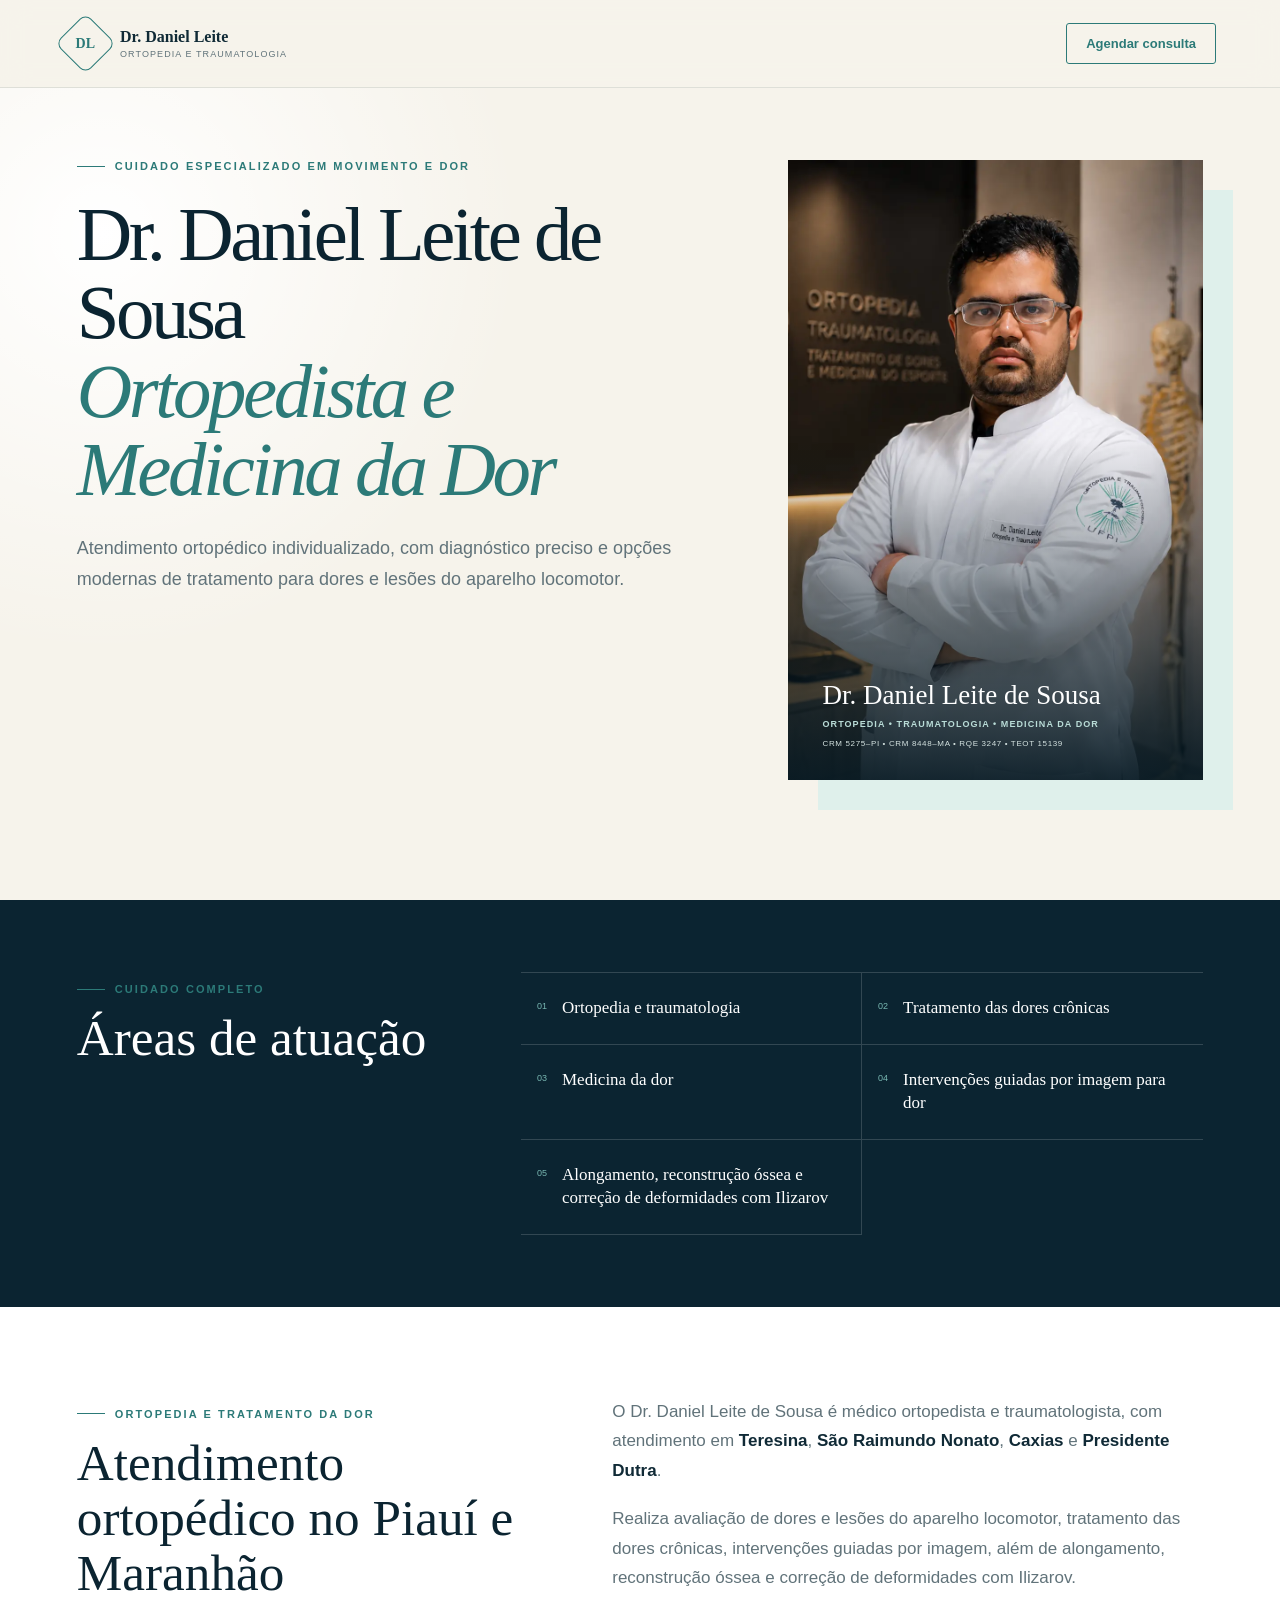
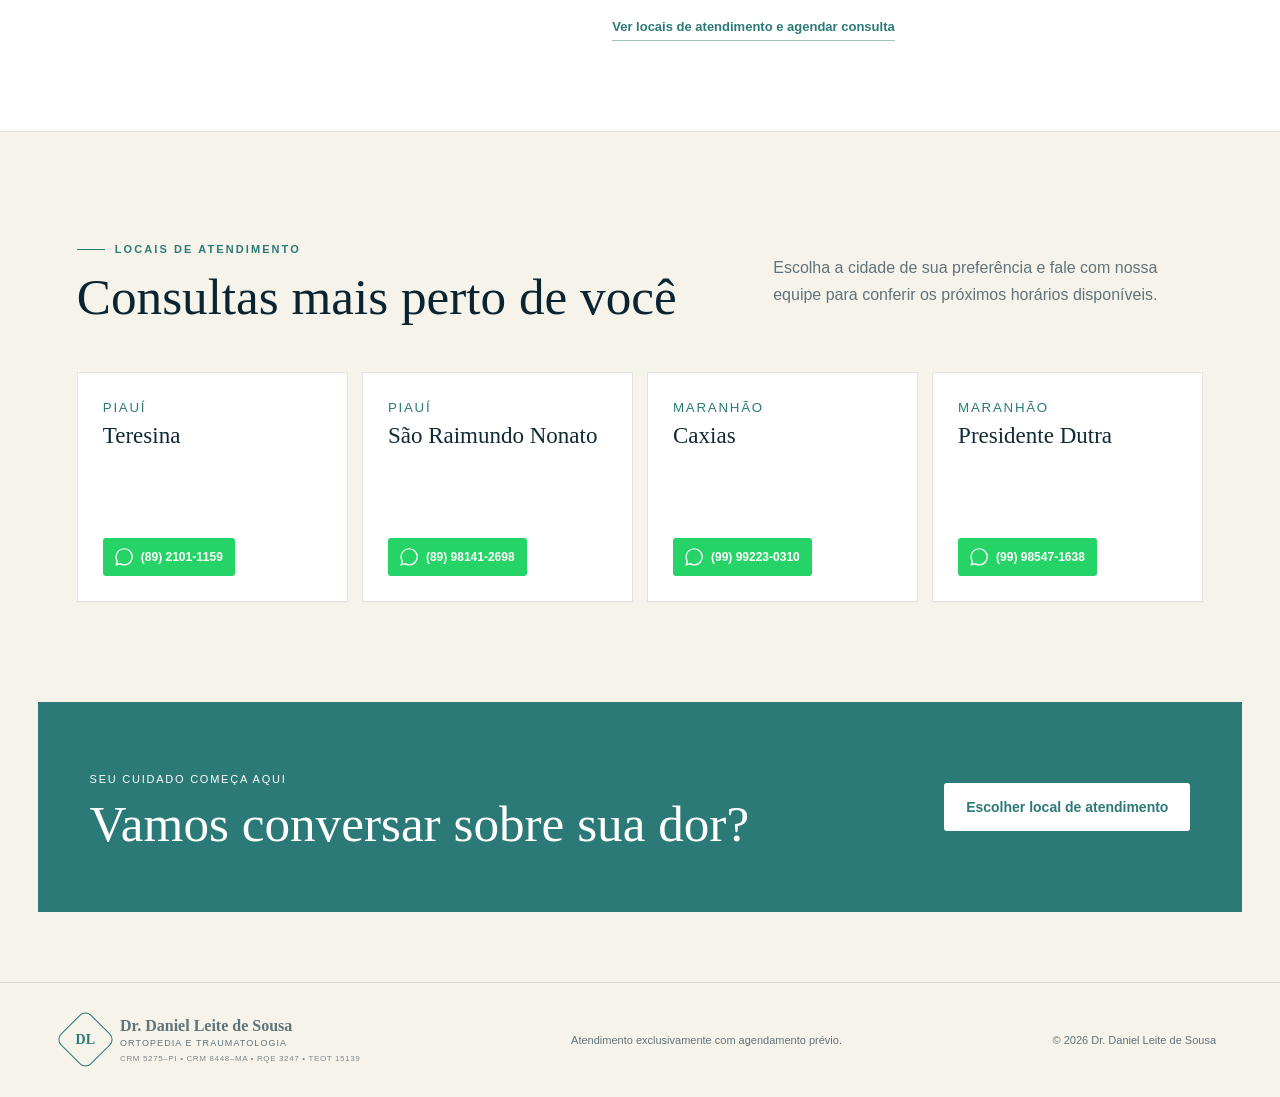
<file: index.html>
<!doctype html>
<html lang="pt-BR">
<head>
  <meta charset="utf-8">
  <meta name="viewport" content="width=device-width,initial-scale=1">
  <title>Dr. Daniel Leite de Sousa | Ortopedista e Medicina da Dor</title>
  <meta name="description" content="Dr. Daniel Leite de Sousa, médico ortopedista e traumatologista. Tratamento da dor, intervenções guiadas por imagem e Ilizarov em Teresina, São Raimundo Nonato, Caxias e Presidente Dutra.">
  <meta name="robots" content="index,follow,max-image-preview:large,max-snippet:-1,max-video-preview:-1">
  <meta name="author" content="Dr. Daniel Leite de Sousa">
  <meta name="theme-color" content="#0b2431">
  <link rel="canonical" href="https://drdanielleite.com.br/">
  <meta property="og:locale" content="pt_BR">
  <meta property="og:site_name" content="Dr. Daniel Leite de Sousa">
  <meta property="og:title" content="Dr. Daniel Leite de Sousa | Ortopedista e Medicina da Dor">
  <meta property="og:description" content="Ortopedia, traumatologia, medicina da dor, intervenções guiadas por imagem e correção de deformidades com Ilizarov.">
  <meta property="og:type" content="website">
  <meta property="og:url" content="https://drdanielleite.com.br/">
  <meta property="og:image" content="https://drdanielleite.com.br/assets/og.png">
  <meta property="og:image:width" content="1200">
  <meta property="og:image:height" content="630">
  <meta property="og:image:alt" content="Dr. Daniel Leite de Sousa — Ortopedia, Traumatologia e Medicina da Dor">
  <meta name="twitter:card" content="summary_large_image">
  <meta name="twitter:title" content="Dr. Daniel Leite de Sousa | Ortopedista e Medicina da Dor">
  <meta name="twitter:description" content="Atendimento ortopédico e tratamento da dor em quatro cidades do Piauí e Maranhão.">
  <meta name="twitter:image" content="https://drdanielleite.com.br/assets/og.png">
  <link rel="icon" href="favicon.svg?v=dl-2" type="image/svg+xml" sizes="any">
  <link rel="stylesheet" href="assets/style.css">
  <script type="application/ld+json">
  {
    "@context": "https://schema.org",
    "@type": "Person",
    "name": "Dr. Daniel Leite de Sousa",
    "url": "https://drdanielleite.com.br/",
    "image": "https://drdanielleite.com.br/assets/dr-daniel-clinica.webp",
    "honorificPrefix": "Dr.",
    "jobTitle": "Médico ortopedista e traumatologista",
    "description": "Médico com atuação em ortopedia, traumatologia, medicina da dor, intervenções guiadas por imagem, alongamento e reconstrução óssea e correção de deformidades com Ilizarov.",
    "knowsAbout": [
      "Ortopedia",
      "Traumatologia",
      "Medicina da dor",
      "Intervenções guiadas por imagem para dor",
      "Alongamento e reconstrução óssea",
      "Correção de deformidades com Ilizarov"
    ],
    "areaServed": [
      {"@type": "City", "name": "Teresina", "containedInPlace": {"@type": "State", "name": "Piauí"}},
      {"@type": "City", "name": "São Raimundo Nonato", "containedInPlace": {"@type": "State", "name": "Piauí"}},
      {"@type": "City", "name": "Caxias", "containedInPlace": {"@type": "State", "name": "Maranhão"}},
      {"@type": "City", "name": "Presidente Dutra", "containedInPlace": {"@type": "State", "name": "Maranhão"}}
    ],
    "sameAs": ["https://www.instagram.com/dr.danielleite/"]
  }
  </script>
</head>
<body>
<main>
  <nav class="nav" aria-label="Navegação principal">
    <a class="brand" href="#inicio"><span class="brand-mark"><i>DL</i></span><span><strong>Dr. Daniel Leite</strong><small>Ortopedia e Traumatologia</small></span></a>
    <a class="nav-cta" href="#locais">Agendar consulta</a>
  </nav>
  <section class="hero" id="inicio">
    <div class="hero-copy">
      <p class="eyebrow"><span></span>Cuidado especializado em movimento e dor</p>
      <h1>Dr. Daniel Leite de Sousa<br><em>Ortopedista e Medicina da Dor</em></h1>
      <p class="intro">Atendimento ortopédico individualizado, com diagnóstico preciso e opções modernas de tratamento para dores e lesões do aparelho locomotor.</p>
    </div>
    <div class="doctor-column"><figure class="doctor-photo"><img src="assets/dr-daniel-clinica.webp" width="1122" height="1402" loading="eager" decoding="async" fetchpriority="high" alt="Dr. Daniel Leite de Sousa, médico ortopedista e traumatologista"><figcaption><span>Dr. Daniel Leite de Sousa</span><strong>Ortopedia • Traumatologia • Medicina da Dor</strong><small>CRM 5275–PI • CRM 8448–MA • RQE 3247 • TEOT 15139</small></figcaption></figure></div>
  </section>
  <section class="expertise" aria-labelledby="areas-title">
    <div class="expertise-title"><p class="eyebrow"><span></span>Cuidado completo</p><h2 id="areas-title">Áreas de atuação</h2></div>
    <div class="expertise-list">
      <div class="expertise-item"><small>01</small><strong>Ortopedia e traumatologia</strong></div>
      <div class="expertise-item"><small>02</small><strong>Tratamento das dores crônicas</strong></div>
      <div class="expertise-item"><small>03</small><strong>Medicina da dor</strong></div>
      <div class="expertise-item"><small>04</small><strong>Intervenções guiadas por imagem para dor</strong></div>
      <div class="expertise-item"><small>05</small><strong>Alongamento, reconstrução óssea e correção de deformidades com Ilizarov</strong></div>
    </div>
  </section>
  <section class="seo-content" aria-labelledby="atendimento-title">
    <div>
      <p class="eyebrow"><span></span>Ortopedia e tratamento da dor</p>
      <h2 id="atendimento-title">Atendimento ortopédico no Piauí e Maranhão</h2>
    </div>
    <div class="seo-copy">
      <p>O Dr. Daniel Leite de Sousa é médico ortopedista e traumatologista, com atendimento em <strong>Teresina</strong>, <strong>São Raimundo Nonato</strong>, <strong>Caxias</strong> e <strong>Presidente Dutra</strong>.</p>
      <p>Realiza avaliação de dores e lesões do aparelho locomotor, tratamento das dores crônicas, intervenções guiadas por imagem, além de alongamento, reconstrução óssea e correção de deformidades com Ilizarov.</p>
      <a href="#locais">Ver locais de atendimento e agendar consulta</a>
    </div>
  </section>
  <section class="locations" id="locais">
    <div class="section-heading"><div><p class="eyebrow"><span></span>Locais de atendimento</p><h2>Consultas mais perto de você</h2></div><p>Escolha a cidade de sua preferência e fale com nossa equipe para conferir os próximos horários disponíveis.</p></div>
    <div class="location-grid">
      <article class="location-card"><div><small>Piauí</small><h3>Teresina</h3></div><a class="location-whatsapp" href="https://wa.me/558921011159?text=Ol%C3%A1%2C%20gostaria%20de%20agendar%20uma%20consulta%20com%20o%20Dr.%20Daniel%20Leite%20de%20Sousa%20em%20Teresina." target="_blank" rel="noreferrer" aria-label="Agendar consulta em Teresina pelo WhatsApp"><svg viewBox="0 0 24 24" aria-hidden="true"><path d="M20.5 3.5A11.8 11.8 0 0 0 2 17.7L.4 23.6l6-1.6A11.8 11.8 0 0 0 12 23.4h.1A11.8 11.8 0 0 0 20.5 3.5Zm-8.4 18a9.8 9.8 0 0 1-5-1.4l-.4-.2-3.6 1 1-3.5-.2-.4A9.9 9.9 0 1 1 12 21.5Z"/></svg><span>(89) 2101-1159</span></a></article>
      <article class="location-card"><div><small>Piauí</small><h3>São Raimundo Nonato</h3></div><a class="location-whatsapp" href="https://wa.me/5589981412698?text=Ol%C3%A1%2C%20gostaria%20de%20agendar%20uma%20consulta%20com%20o%20Dr.%20Daniel%20Leite%20de%20Sousa%20em%20S%C3%A3o%20Raimundo%20Nonato." target="_blank" rel="noreferrer" aria-label="Agendar consulta em São Raimundo Nonato pelo WhatsApp"><svg viewBox="0 0 24 24" aria-hidden="true"><path d="M20.5 3.5A11.8 11.8 0 0 0 2 17.7L.4 23.6l6-1.6A11.8 11.8 0 0 0 12 23.4h.1A11.8 11.8 0 0 0 20.5 3.5Zm-8.4 18a9.8 9.8 0 0 1-5-1.4l-.4-.2-3.6 1 1-3.5-.2-.4A9.9 9.9 0 1 1 12 21.5Z"/></svg><span>(89) 98141-2698</span></a></article>
      <article class="location-card"><div><small>Maranhão</small><h3>Caxias</h3></div><a class="location-whatsapp" href="https://wa.me/5599992230310?text=Ol%C3%A1%2C%20gostaria%20de%20agendar%20uma%20consulta%20com%20o%20Dr.%20Daniel%20Leite%20de%20Sousa%20em%20Caxias." target="_blank" rel="noreferrer" aria-label="Agendar consulta em Caxias pelo WhatsApp"><svg viewBox="0 0 24 24" aria-hidden="true"><path d="M20.5 3.5A11.8 11.8 0 0 0 2 17.7L.4 23.6l6-1.6A11.8 11.8 0 0 0 12 23.4h.1A11.8 11.8 0 0 0 20.5 3.5Zm-8.4 18a9.8 9.8 0 0 1-5-1.4l-.4-.2-3.6 1 1-3.5-.2-.4A9.9 9.9 0 1 1 12 21.5Z"/></svg><span>(99) 99223-0310</span></a></article>
      <article class="location-card"><div><small>Maranhão</small><h3>Presidente Dutra</h3></div><a class="location-whatsapp" href="https://wa.me/5599985471638?text=Ol%C3%A1%2C%20gostaria%20de%20agendar%20uma%20consulta%20com%20o%20Dr.%20Daniel%20Leite%20de%20Sousa%20em%20Presidente%20Dutra." target="_blank" rel="noreferrer" aria-label="Agendar consulta em Presidente Dutra pelo WhatsApp"><svg viewBox="0 0 24 24" aria-hidden="true"><path d="M20.5 3.5A11.8 11.8 0 0 0 2 17.7L.4 23.6l6-1.6A11.8 11.8 0 0 0 12 23.4h.1A11.8 11.8 0 0 0 20.5 3.5Zm-8.4 18a9.8 9.8 0 0 1-5-1.4l-.4-.2-3.6 1 1-3.5-.2-.4A9.9 9.9 0 1 1 12 21.5Z"/></svg><span>(99) 98547-1638</span></a></article>
    </div>
  </section>
  <section class="cta-band"><div><p>Seu cuidado começa aqui</p><h2>Vamos conversar sobre sua dor?</h2></div><a class="light-button" href="#locais">Escolher local de atendimento</a></section>
  <footer><div class="brand"><span class="brand-mark"><i>DL</i></span><span><strong>Dr. Daniel Leite de Sousa</strong><small>Ortopedia e Traumatologia</small><small class="footer-credentials">CRM 5275–PI • CRM 8448–MA • RQE 3247 • TEOT 15139</small></span></div><p>Atendimento exclusivamente com agendamento prévio.</p><p>© 2026 Dr. Daniel Leite de Sousa</p></footer>
</main>
</body>
</html>
</file>
<file: assets/style.css>
:root{--navy:#0b2431;--teal:#2c7a78;--mint:#dff0eb;--ivory:#f6f3eb;--ink:#102a36;--muted:#61737a}*{box-sizing:border-box}html{scroll-behavior:smooth}body{margin:0;background:var(--ivory);color:var(--ink);font-family:Arial,Helvetica,sans-serif}a{color:inherit;text-decoration:none}.nav{height:88px;display:flex;align-items:center;justify-content:space-between;padding:0 max(5vw,24px);background:rgba(246,243,235,.92);border-bottom:1px solid rgba(16,42,54,.1);position:sticky;top:0;z-index:20;backdrop-filter:blur(14px)}.brand{display:flex;align-items:center;gap:13px}.brand-mark{width:43px;height:43px;border:1px solid var(--teal);color:var(--teal);display:grid;place-items:center;transform:rotate(45deg);border-radius:8px}.brand-mark i{font:700 14px Georgia,serif;transform:rotate(-45deg);font-style:normal}.brand strong,.brand small{display:block}.brand strong{font:600 16px Georgia,serif}.brand small{margin-top:3px;color:var(--muted);text-transform:uppercase;letter-spacing:.12em;font-size:9px}.nav-cta{border:1px solid var(--teal);padding:12px 19px;color:var(--teal);font-size:13px;font-weight:700;border-radius:3px;transition:.2s}.nav-cta:hover{background:var(--teal);color:white}.hero{min-height:calc(100vh - 88px);display:grid;grid-template-columns:1.2fr .8fr;align-items:center;gap:7vw;padding:72px max(6vw,24px);background:radial-gradient(circle at 8% 18%,#fff 0,transparent 31%),var(--ivory);overflow:hidden}.hero-copy{max-width:760px}.eyebrow{color:var(--teal);text-transform:uppercase;letter-spacing:.19em;font-weight:700;font-size:11px;display:flex;align-items:center;gap:10px}.eyebrow span{width:28px;height:1px;background:var(--teal)}h1{font:500 clamp(46px,6vw,84px)/1.02 Georgia,serif;letter-spacing:-.045em;margin:24px 0;color:var(--navy)}h1 em{color:var(--teal);font-weight:400}.intro{max-width:650px;color:var(--muted);font-size:18px;line-height:1.7}.hero-actions{display:flex;flex-wrap:wrap;align-items:center;gap:28px;margin:38px 0}.primary-button,.light-button{display:inline-flex;align-items:center;gap:10px;background:var(--teal);color:white;border-radius:3px;padding:16px 22px;font-size:14px;font-weight:700;box-shadow:0 12px 30px rgba(44,122,120,.2);transition:.2s}.primary-button:hover,.light-button:hover{transform:translateY(-2px);background:#246663}.primary-button svg,.light-button svg,.floating-whatsapp svg{width:20px;height:20px;fill:currentColor}.secondary-link{font-size:13px;font-weight:700;border-bottom:1px solid #9ca7a7;padding-bottom:7px}.credentials{display:flex;gap:46px;margin-top:50px}.credentials div{display:flex;align-items:center;gap:12px}.credentials strong{font:500 30px Georgia,serif;color:var(--teal)}.credentials span{font-size:11px;line-height:1.4;color:var(--muted);text-transform:uppercase;letter-spacing:.08em}.hero-panel{min-height:510px;background:var(--navy);color:white;padding:48px;position:relative;box-shadow:30px 30px 0 var(--mint);overflow:hidden}.panel-glow{position:absolute;width:330px;height:330px;border:1px solid rgba(112,199,190,.17);border-radius:50%;right:-160px;top:-120px;box-shadow:0 0 0 50px rgba(112,199,190,.04),0 0 0 100px rgba(112,199,190,.025)}.hero-panel>p{color:#91c9c3;text-transform:uppercase;letter-spacing:.16em;font-size:11px}.hero-panel ul{list-style:none;padding:15px 0;margin:0}.hero-panel li{padding:22px 0;border-bottom:1px solid rgba(255,255,255,.13);font:400 20px Georgia,serif;display:flex;gap:18px}.hero-panel li span{color:#71aaa5;font:700 9px Arial,sans-serif;padding-top:6px}.panel-footer{position:absolute;bottom:34px;display:flex;align-items:center;gap:10px;font-size:11px;color:#b6c7cc}.pulse{width:8px;height:8px;border-radius:50%;background:#71c59d;box-shadow:0 0 0 5px rgba(113,197,157,.12)}.locations{padding:100px max(6vw,24px)}.section-heading{display:flex;justify-content:space-between;align-items:end;gap:40px;margin-bottom:48px}.section-heading h2,.cta-band h2{font:500 clamp(34px,4vw,56px)/1.08 Georgia,serif;margin:14px 0 0;color:var(--navy)}.section-heading>p{max-width:430px;color:var(--muted);line-height:1.7}.location-grid{display:grid;grid-template-columns:repeat(4,1fr);gap:14px}.location-card{min-height:230px;background:white;padding:25px;border:1px solid #e3e2dc;display:flex;flex-direction:column;justify-content:space-between;position:relative;transition:.25s}.location-card:hover{transform:translateY(-5px);border-color:#9fc5bf;box-shadow:0 18px 45px rgba(11,36,49,.08)}.city-code{color:#b6c6c3;font:700 36px Georgia,serif;letter-spacing:-.06em}.location-card small{color:var(--teal);text-transform:uppercase;letter-spacing:.13em}.location-card h3{font:500 23px Georgia,serif;margin:7px 0 0}.location-card a{position:absolute;top:20px;right:20px;width:38px;height:38px;border:1px solid #b7ccc8;display:grid;place-items:center;color:var(--teal);border-radius:50%}.cta-band{margin:0 max(3vw,15px) 70px;padding:60px max(4vw,30px);background:var(--teal);color:white;display:flex;align-items:center;justify-content:space-between;gap:30px}.cta-band p{text-transform:uppercase;letter-spacing:.16em;font-size:11px}.cta-band h2{color:white;margin-top:8px}.light-button{background:white;color:var(--teal);white-space:nowrap;box-shadow:none}.light-button:hover{background:var(--ivory);color:var(--teal)}footer{padding:34px max(5vw,24px);display:flex;justify-content:space-between;align-items:center;border-top:1px solid #dcdad3;color:var(--muted);font-size:11px}.floating-whatsapp{position:fixed;z-index:30;right:22px;bottom:22px;width:55px;height:55px;border-radius:50%;background:#25d366;color:white;display:none;place-items:center;box-shadow:0 8px 25px rgba(0,0,0,.2)}
@media(max-width:900px){.hero{grid-template-columns:1fr;padding-top:50px}.hero-panel{min-height:440px}.location-grid{grid-template-columns:repeat(2,1fr)}.section-heading{align-items:start;flex-direction:column}}@media(max-width:600px){.nav{height:74px}.brand small,.nav-cta{display:none}.hero{min-height:auto;padding:55px 22px 75px}h1{font-size:47px}.intro{font-size:16px}.hero-actions{align-items:flex-start;flex-direction:column}.credentials{gap:22px}.credentials span{font-size:9px}.hero-panel{padding:32px 25px;box-shadow:15px 15px 0 var(--mint)}.hero-panel li{font-size:18px}.locations{padding:80px 22px}.location-grid{grid-template-columns:1fr}.location-card{min-height:175px}.cta-band{flex-direction:column;align-items:flex-start;margin-bottom:35px}footer{flex-direction:column;align-items:flex-start;gap:22px;padding-bottom:100px}.floating-whatsapp{display:grid}}@media(prefers-reduced-motion:reduce){*{scroll-behavior:auto!important;transition:none!important}}

.doctor-photo{height:620px;margin:0;position:relative;background:var(--navy);box-shadow:30px 30px 0 var(--mint);overflow:hidden}.doctor-photo img{width:100%;height:100%;display:block;object-fit:cover;object-position:center 18%}.doctor-photo:after{content:"";position:absolute;inset:45% 0 0;background:linear-gradient(transparent,rgba(7,26,36,.92))}.doctor-photo figcaption{position:absolute;z-index:2;left:34px;right:34px;bottom:30px;color:white}.doctor-photo figcaption span,.doctor-photo figcaption strong{display:block}.doctor-photo figcaption span{font:500 27px Georgia,serif}.doctor-photo figcaption strong{margin-top:8px;color:#b9dcd7;text-transform:uppercase;letter-spacing:.12em;font-size:9px}.expertise{background:var(--navy);color:white;padding:72px max(6vw,24px);display:grid;grid-template-columns:.35fr .65fr;gap:6vw}.expertise h2{font:500 clamp(36px,4vw,54px)/1.08 Georgia,serif;margin:15px 0 0}.expertise-list{display:grid;grid-template-columns:repeat(2,1fr);border-top:1px solid rgba(255,255,255,.16)}.expertise-item{display:flex;gap:15px;align-items:flex-start;padding:24px 16px;border-bottom:1px solid rgba(255,255,255,.16)}.expertise-item:nth-child(odd){border-right:1px solid rgba(255,255,255,.16)}.expertise-item small{color:#79b8b2;font-size:9px;padding-top:4px}.expertise-item strong{font:400 17px/1.35 Georgia,serif}
@media(max-width:900px){.doctor-photo{height:660px}.expertise{grid-template-columns:1fr}.expertise-list{margin-top:5px}}@media(max-width:600px){.doctor-photo{height:510px;box-shadow:15px 15px 0 var(--mint)}.doctor-photo figcaption{left:22px;right:22px}.doctor-photo figcaption span{font-size:22px}.expertise{padding:60px 22px}.expertise-list{grid-template-columns:1fr}.expertise-item:nth-child(odd){border-right:0}}

.professional-ids{gap:32px;margin-top:42px;flex-wrap:wrap}.professional-ids div{padding-right:28px;border-right:1px solid rgba(16,42,54,.16)}.professional-ids div:last-child{border-right:0}.professional-ids strong{font-size:20px}.professional-ids span{font-size:10px}.location-card .location-whatsapp{position:static;width:fit-content;height:auto;border:0;border-radius:3px;background:#25d366;color:white;padding:10px 12px;display:inline-flex;align-items:center;gap:8px;font-size:12px;font-weight:700}.location-whatsapp svg{width:18px;height:18px;fill:currentColor}.location-whatsapp:hover{background:#1ebd5a}.cta-band .light-button{justify-content:center}.floating-whatsapp{display:none!important}
@media(max-width:600px){.professional-ids{gap:16px}.professional-ids div{padding-right:15px}.location-card .location-whatsapp{font-size:13px}}

.doctor-column{align-self:center}.photo-credentials{margin:30px 0 0;padding:20px 24px;background:white;border:1px solid #e1e3dc;justify-content:center;gap:20px}.photo-credentials div{padding-right:20px}.photo-credentials strong{font-size:18px}.photo-credentials span{font-size:9px}
@media(max-width:600px){.photo-credentials{margin-top:20px;padding:18px 14px;gap:12px;justify-content:flex-start}.photo-credentials div{padding-right:12px}.photo-credentials strong{font-size:16px}}

.brand .footer-credentials{margin-top:6px;font-size:8px;letter-spacing:.08em;color:#7d898d}

/* Alinhamento do destaque e adaptação para telas menores */
.hero{align-items:start}.hero-copy>.eyebrow{margin-top:0}.doctor-column{align-self:start}
@media(max-width:900px){.hero{align-items:stretch}.hero-copy>.eyebrow{margin-top:0}.doctor-column{width:100%}}
@media(max-width:600px){.nav{padding:0 16px}.nav .brand strong{font-size:14px}.nav .nav-cta{display:inline-flex;padding:10px 12px;font-size:11px;white-space:nowrap}.hero{padding:38px 18px 62px;gap:42px}.hero-copy{width:100%}.hero-copy .eyebrow{font-size:9px;line-height:1.5;letter-spacing:.14em}h1{font-size:clamp(38px,12vw,48px);line-height:1.03;margin:18px 0}.intro{font-size:15px;line-height:1.65}.doctor-photo{height:480px;width:100%}.photo-credentials{display:grid;grid-template-columns:1.35fr 1fr 1fr;width:100%;gap:0}.photo-credentials div{padding:0 10px;border-right:1px solid rgba(16,42,54,.16)}.photo-credentials div:first-child{padding-left:0}.photo-credentials div:last-child{border-right:0;padding-right:0}.locations{padding:68px 18px}.section-heading{gap:16px;margin-bottom:32px}.section-heading h2{font-size:38px}.location-card{min-height:190px}.location-card .location-whatsapp{width:100%;justify-content:center}.cta-band{margin:0 12px 34px;padding:42px 24px}.cta-band .light-button{width:100%}footer{padding-left:18px;padding-right:18px}}

.doctor-photo figcaption small{display:block;margin-top:9px;color:#d5e3e1;font-size:8px;line-height:1.5;letter-spacing:.08em;text-transform:uppercase}
@media(max-width:600px){.doctor-photo figcaption small{font-size:7px;letter-spacing:.055em}}

/* Conteúdo descritivo para pessoas e mecanismos de pesquisa */
.seo-content{padding:90px max(6vw,24px);display:grid;grid-template-columns:.43fr .57fr;gap:7vw;background:white;border-bottom:1px solid #e3e2dc}.seo-content h2{font:500 clamp(34px,4vw,54px)/1.08 Georgia,serif;margin:15px 0 0;color:var(--navy)}.seo-copy{max-width:720px}.seo-copy p{margin:0 0 18px;color:var(--muted);font-size:17px;line-height:1.75}.seo-copy strong{color:var(--ink)}.seo-copy a{display:inline-block;margin-top:8px;color:var(--teal);font-size:13px;font-weight:700;border-bottom:1px solid #9fc5bf;padding-bottom:6px}
@media(max-width:900px){.seo-content{grid-template-columns:1fr;gap:28px}}@media(max-width:600px){.seo-content{padding:64px 18px}.seo-copy p{font-size:15px}.seo-content h2{font-size:38px}}
</file>
